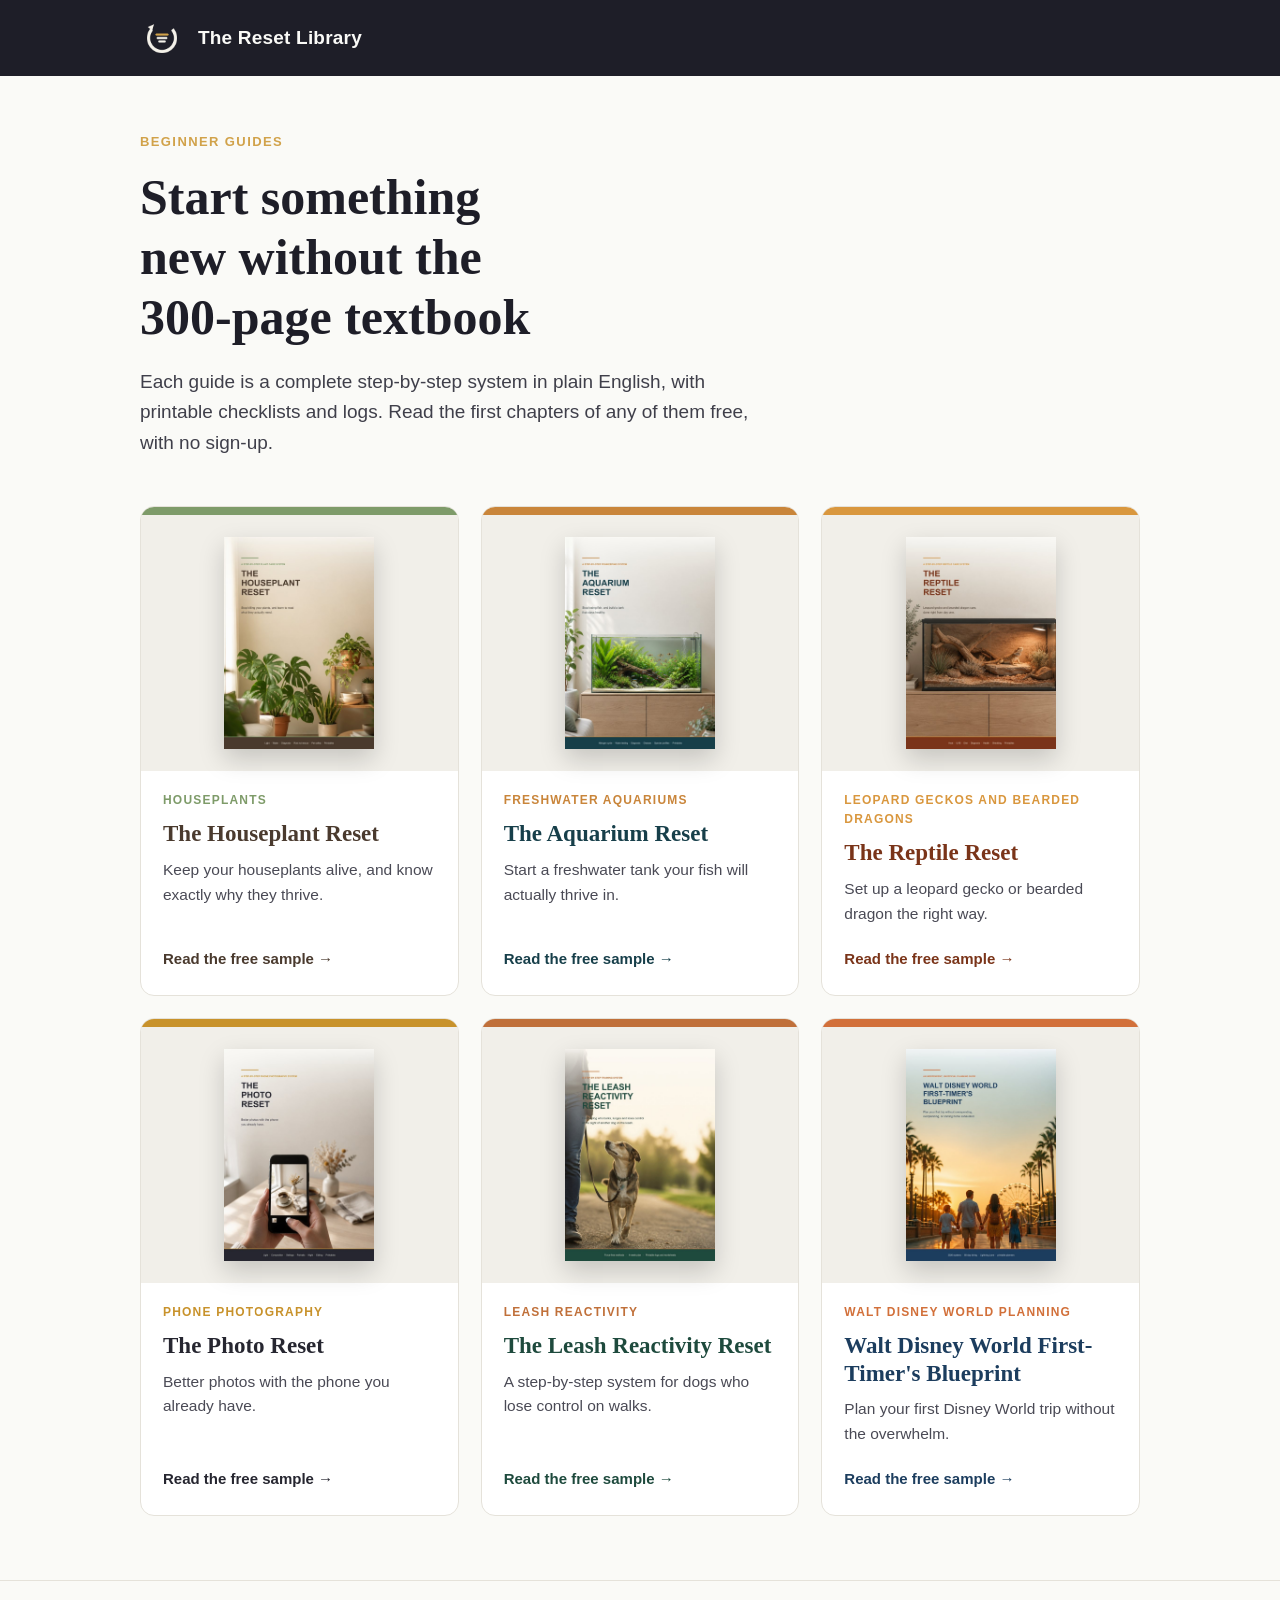
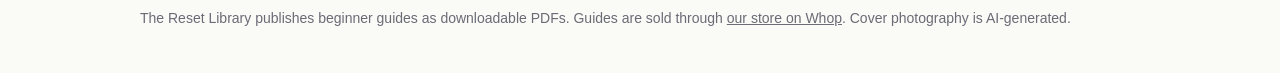
<file: index.html>
<!doctype html>
<html lang="en">
<head>
<meta charset="utf-8">
<meta name="viewport" content="width=device-width, initial-scale=1">
<title>The Reset Library | Beginner guides you can actually follow</title>
<meta name="description" content="Clear, step-by-step beginner guides with printable checklists. Read a free sample of every guide, no sign-up needed.">
<meta name="p:domain_verify" content="7648245873a1d804a1570c8e274960f1">
<meta property="og:type" content="website">
<meta property="og:site_name" content="The Reset Library">
<meta property="og:title" content="The Reset Library | Beginner guides you can actually follow">
<meta property="og:description" content="Clear, step-by-step beginner guides with printable checklists. Read a free sample of every guide, no sign-up needed.">
<meta property="og:image" content="https://theresetlibraryco.github.io/logo.png">
<link rel="icon" href="logo.png">
<link rel="stylesheet" href="style.css">
</head>
<body>
<header class="site"><div class="wrap">
<a href="./"><img src="logo.png" alt="" width="44" height="44"></a>
<a href="./">The Reset Library</a>
</div></header>
<main class="wrap">
<section class="hero">
<p class="eyebrow">Beginner guides</p>
<h1>Start something new without the 300-page textbook</h1>
<p class="lede">Each guide is a complete step-by-step system in plain English, with printable
checklists and logs. Read the first chapters of any of them free, with no sign-up.</p>
</section>
<section class="grid">
<a class="card" href="houseplants.html">
<div class="top" style="background:#7E9B69"></div>
<div class="cov"><img src="cover-houseplants.jpg" alt="The Houseplant Reset cover" loading="lazy"></div>
<div class="body">
<div class="topic" style="color:#7E9B69">Houseplants</div>
<h2 style="color:#4A3A2E">The Houseplant Reset</h2>
<p>Keep your houseplants alive, and know exactly why they thrive.</p>
<div class="more" style="color:#4A3A2E">Read the free sample &rarr;</div>
</div></a>
<a class="card" href="aquariums.html">
<div class="top" style="background:#C9853A"></div>
<div class="cov"><img src="cover-aquariums.jpg" alt="The Aquarium Reset cover" loading="lazy"></div>
<div class="body">
<div class="topic" style="color:#C9853A">Freshwater aquariums</div>
<h2 style="color:#173F4A">The Aquarium Reset</h2>
<p>Start a freshwater tank your fish will actually thrive in.</p>
<div class="more" style="color:#173F4A">Read the free sample &rarr;</div>
</div></a>
<a class="card" href="reptiles.html">
<div class="top" style="background:#D9973E"></div>
<div class="cov"><img src="cover-reptiles.jpg" alt="The Reptile Reset cover" loading="lazy"></div>
<div class="body">
<div class="topic" style="color:#D9973E">Leopard geckos and bearded dragons</div>
<h2 style="color:#7A3419">The Reptile Reset</h2>
<p>Set up a leopard gecko or bearded dragon the right way.</p>
<div class="more" style="color:#7A3419">Read the free sample &rarr;</div>
</div></a>
<a class="card" href="phone-photography.html">
<div class="top" style="background:#C8922B"></div>
<div class="cov"><img src="cover-phone-photography.jpg" alt="The Photo Reset cover" loading="lazy"></div>
<div class="body">
<div class="topic" style="color:#C8922B">Phone photography</div>
<h2 style="color:#262630">The Photo Reset</h2>
<p>Better photos with the phone you already have.</p>
<div class="more" style="color:#262630">Read the free sample &rarr;</div>
</div></a>
<a class="card" href="reactive-dogs.html">
<div class="top" style="background:#C0703A"></div>
<div class="cov"><img src="cover-reactive-dogs.jpg" alt="The Leash Reactivity Reset cover" loading="lazy"></div>
<div class="body">
<div class="topic" style="color:#C0703A">Leash reactivity</div>
<h2 style="color:#1E4A3D">The Leash Reactivity Reset</h2>
<p>A step-by-step system for dogs who lose control on walks.</p>
<div class="more" style="color:#1E4A3D">Read the free sample &rarr;</div>
</div></a>
<a class="card" href="disney-world.html">
<div class="top" style="background:#D2703A"></div>
<div class="cov"><img src="cover-disney-world.jpg" alt="Walt Disney World First-Timer&#x27;s Blueprint cover" loading="lazy"></div>
<div class="body">
<div class="topic" style="color:#D2703A">Walt Disney World planning</div>
<h2 style="color:#1C3D5E">Walt Disney World First-Timer&#x27;s Blueprint</h2>
<p>Plan your first Disney World trip without the overwhelm.</p>
<div class="more" style="color:#1C3D5E">Read the free sample &rarr;</div>
</div></a>
</section>
</main>
<footer><div class="wrap">
The Reset Library publishes beginner guides as downloadable PDFs. Guides are sold through
<a href="https://whop.com/the-reset-library-6957/">our store on Whop</a>. Cover photography is AI-generated.
</div></footer>
</body>
</html>
</file>
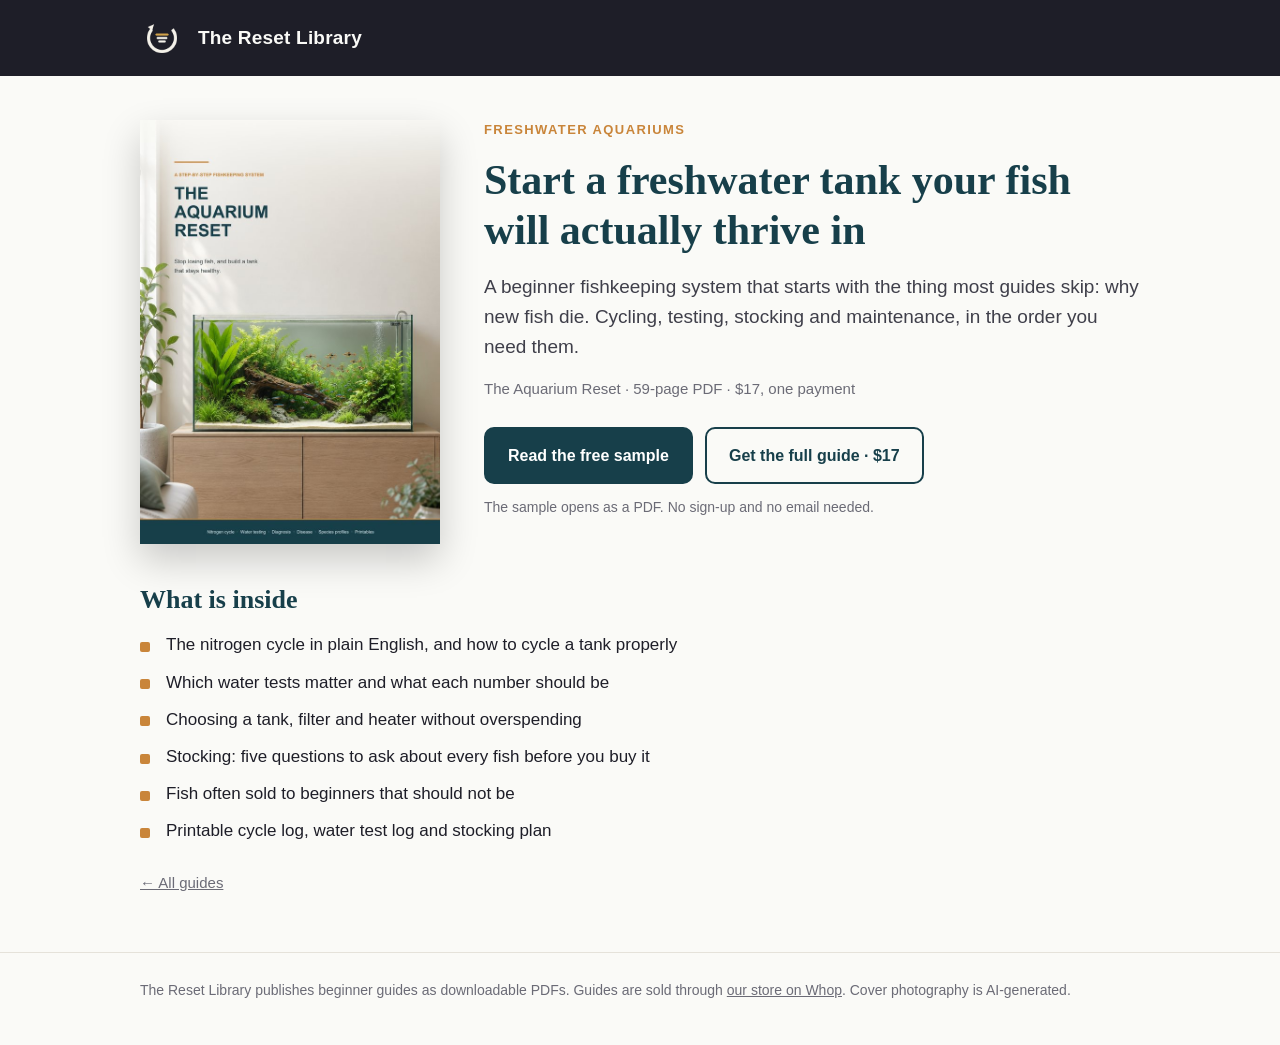
<file: aquariums.html>
<!doctype html>
<html lang="en">
<head>
<meta charset="utf-8">
<meta name="viewport" content="width=device-width, initial-scale=1">
<title>The Aquarium Reset | The Reset Library</title>
<meta name="description" content="A beginner fishkeeping system that starts with the thing most guides skip: why new fish die. Cycling, testing, stocking and maintenance, in the order you need them.">
<meta name="p:domain_verify" content="7648245873a1d804a1570c8e274960f1">
<meta property="og:type" content="website">
<meta property="og:site_name" content="The Reset Library">
<meta property="og:title" content="The Aquarium Reset | The Reset Library">
<meta property="og:description" content="A beginner fishkeeping system that starts with the thing most guides skip: why new fish die. Cycling, testing, stocking and maintenance, in the order you need them.">
<meta property="og:image" content="https://theresetlibraryco.github.io/cover-aquariums.jpg">
<link rel="icon" href="logo.png">
<link rel="stylesheet" href="style.css">
</head>
<body>
<header class="site"><div class="wrap">
<a href="./"><img src="logo.png" alt="" width="44" height="44"></a>
<a href="./">The Reset Library</a>
</div></header>
<style>section.inside li:before{background:#C9853A}</style>
<main class="wrap">
<div class="guide">
<div class="cov"><img src="cover-aquariums.jpg" alt="The Aquarium Reset cover"></div>
<div>
<p class="eyebrow" style="color:#C9853A">Freshwater aquariums</p>
<h1 style="color:#173F4A">Start a freshwater tank your fish will actually thrive in</h1>
<p class="sub">A beginner fishkeeping system that starts with the thing most guides skip: why new fish die. Cycling, testing, stocking and maintenance, in the order you need them.</p>
<p class="meta">The Aquarium Reset &middot; 59-page PDF &middot; $17, one payment</p>
<div class="btns">
<a class="btn primary" style="background:#173F4A;border-color:#173F4A" href="aquariums-free-sample.pdf">Read the free sample</a>
<a class="btn ghost" style="color:#173F4A;border-color:#173F4A" href="https://whop.com/the-reset-library-6957/products/the-aquarium-reset/" rel="noopener">Get the full guide &middot; $17</a>
</div>
<p class="fine">The sample opens as a PDF. No sign-up and no email needed.</p>
</div>
</div>
<section class="inside">
<h2 style="color:#173F4A">What is inside</h2>
<ul>
<li>The nitrogen cycle in plain English, and how to cycle a tank properly</li>
<li>Which water tests matter and what each number should be</li>
<li>Choosing a tank, filter and heater without overspending</li>
<li>Stocking: five questions to ask about every fish before you buy it</li>
<li>Fish often sold to beginners that should not be</li>
<li>Printable cycle log, water test log and stocking plan</li>
</ul>

<a class="back" href="./">&larr; All guides</a>
</section>
</main>
<footer><div class="wrap">
The Reset Library publishes beginner guides as downloadable PDFs. Guides are sold through
<a href="https://whop.com/the-reset-library-6957/">our store on Whop</a>. Cover photography is AI-generated.
</div></footer>
</body>
</html>
</file>
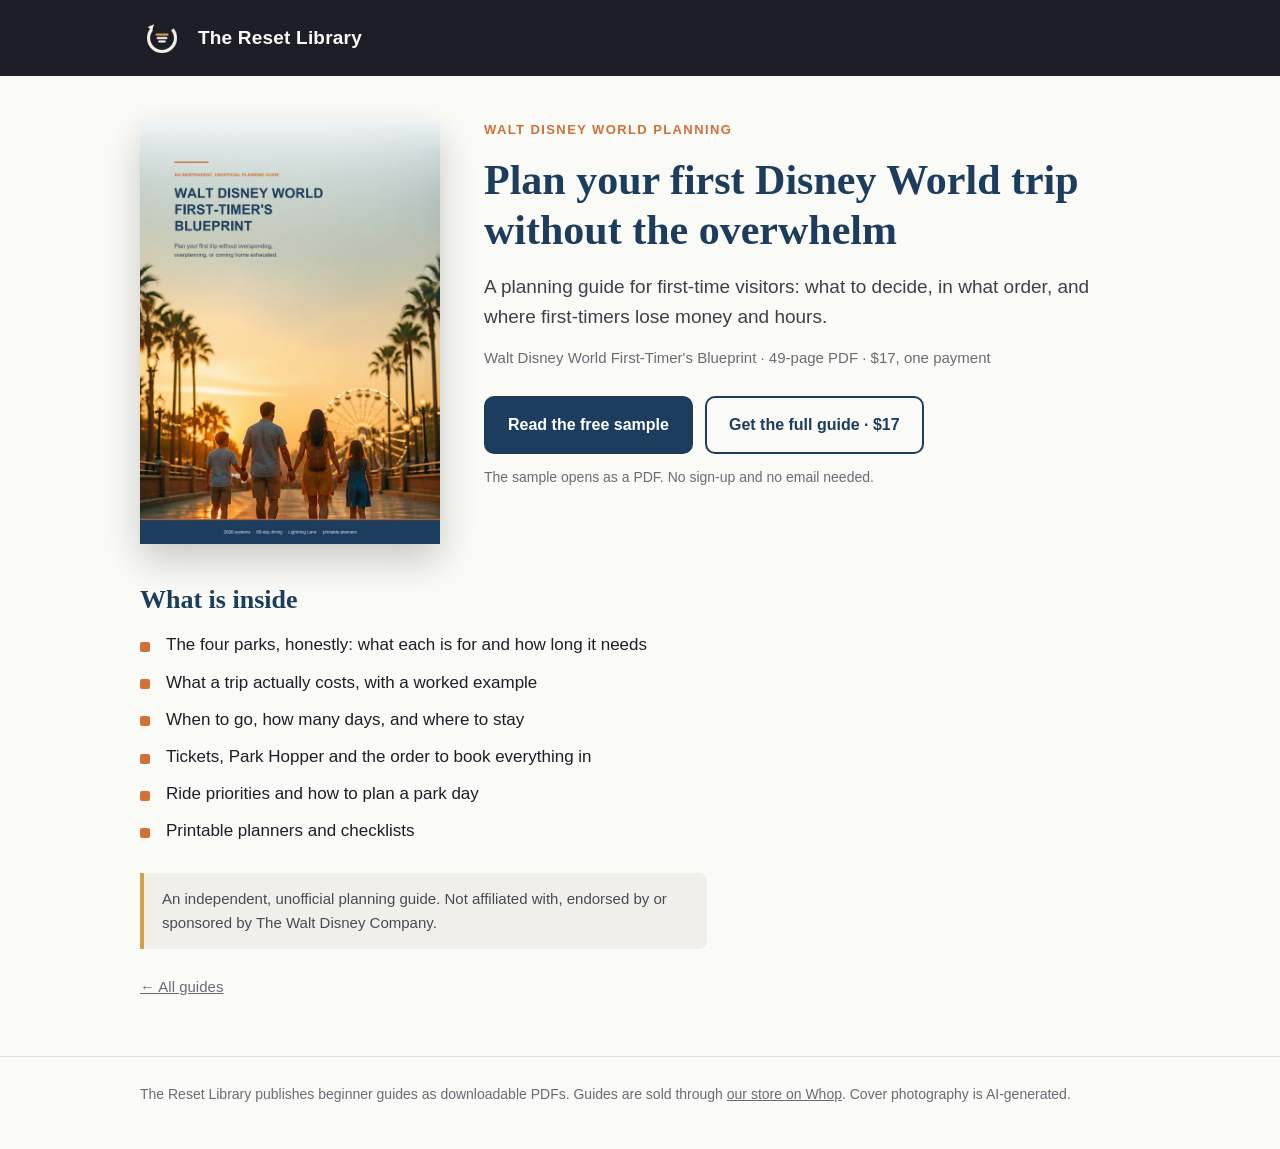
<file: disney-world.html>
<!doctype html>
<html lang="en">
<head>
<meta charset="utf-8">
<meta name="viewport" content="width=device-width, initial-scale=1">
<title>Walt Disney World First-Timer&#x27;s Blueprint | The Reset Library</title>
<meta name="description" content="A planning guide for first-time visitors: what to decide, in what order, and where first-timers lose money and hours.">
<meta name="p:domain_verify" content="7648245873a1d804a1570c8e274960f1">
<meta property="og:type" content="website">
<meta property="og:site_name" content="The Reset Library">
<meta property="og:title" content="Walt Disney World First-Timer&#x27;s Blueprint | The Reset Library">
<meta property="og:description" content="A planning guide for first-time visitors: what to decide, in what order, and where first-timers lose money and hours.">
<meta property="og:image" content="https://theresetlibraryco.github.io/cover-disney-world.jpg">
<link rel="icon" href="logo.png">
<link rel="stylesheet" href="style.css">
</head>
<body>
<header class="site"><div class="wrap">
<a href="./"><img src="logo.png" alt="" width="44" height="44"></a>
<a href="./">The Reset Library</a>
</div></header>
<style>section.inside li:before{background:#D2703A}</style>
<main class="wrap">
<div class="guide">
<div class="cov"><img src="cover-disney-world.jpg" alt="Walt Disney World First-Timer&#x27;s Blueprint cover"></div>
<div>
<p class="eyebrow" style="color:#D2703A">Walt Disney World planning</p>
<h1 style="color:#1C3D5E">Plan your first Disney World trip without the overwhelm</h1>
<p class="sub">A planning guide for first-time visitors: what to decide, in what order, and where first-timers lose money and hours.</p>
<p class="meta">Walt Disney World First-Timer&#x27;s Blueprint &middot; 49-page PDF &middot; $17, one payment</p>
<div class="btns">
<a class="btn primary" style="background:#1C3D5E;border-color:#1C3D5E" href="disney-world-free-sample.pdf">Read the free sample</a>
<a class="btn ghost" style="color:#1C3D5E;border-color:#1C3D5E" href="https://whop.com/the-reset-library-6957/products/walt-disney-world-first-timer-s-blueprint/" rel="noopener">Get the full guide &middot; $17</a>
</div>
<p class="fine">The sample opens as a PDF. No sign-up and no email needed.</p>
</div>
</div>
<section class="inside">
<h2 style="color:#1C3D5E">What is inside</h2>
<ul>
<li>The four parks, honestly: what each is for and how long it needs</li>
<li>What a trip actually costs, with a worked example</li>
<li>When to go, how many days, and where to stay</li>
<li>Tickets, Park Hopper and the order to book everything in</li>
<li>Ride priorities and how to plan a park day</li>
<li>Printable planners and checklists</li>
</ul>
<p class="note">An independent, unofficial planning guide. Not affiliated with, endorsed by or sponsored by The Walt Disney Company.</p>
<a class="back" href="./">&larr; All guides</a>
</section>
</main>
<footer><div class="wrap">
The Reset Library publishes beginner guides as downloadable PDFs. Guides are sold through
<a href="https://whop.com/the-reset-library-6957/">our store on Whop</a>. Cover photography is AI-generated.
</div></footer>
</body>
</html>
</file>
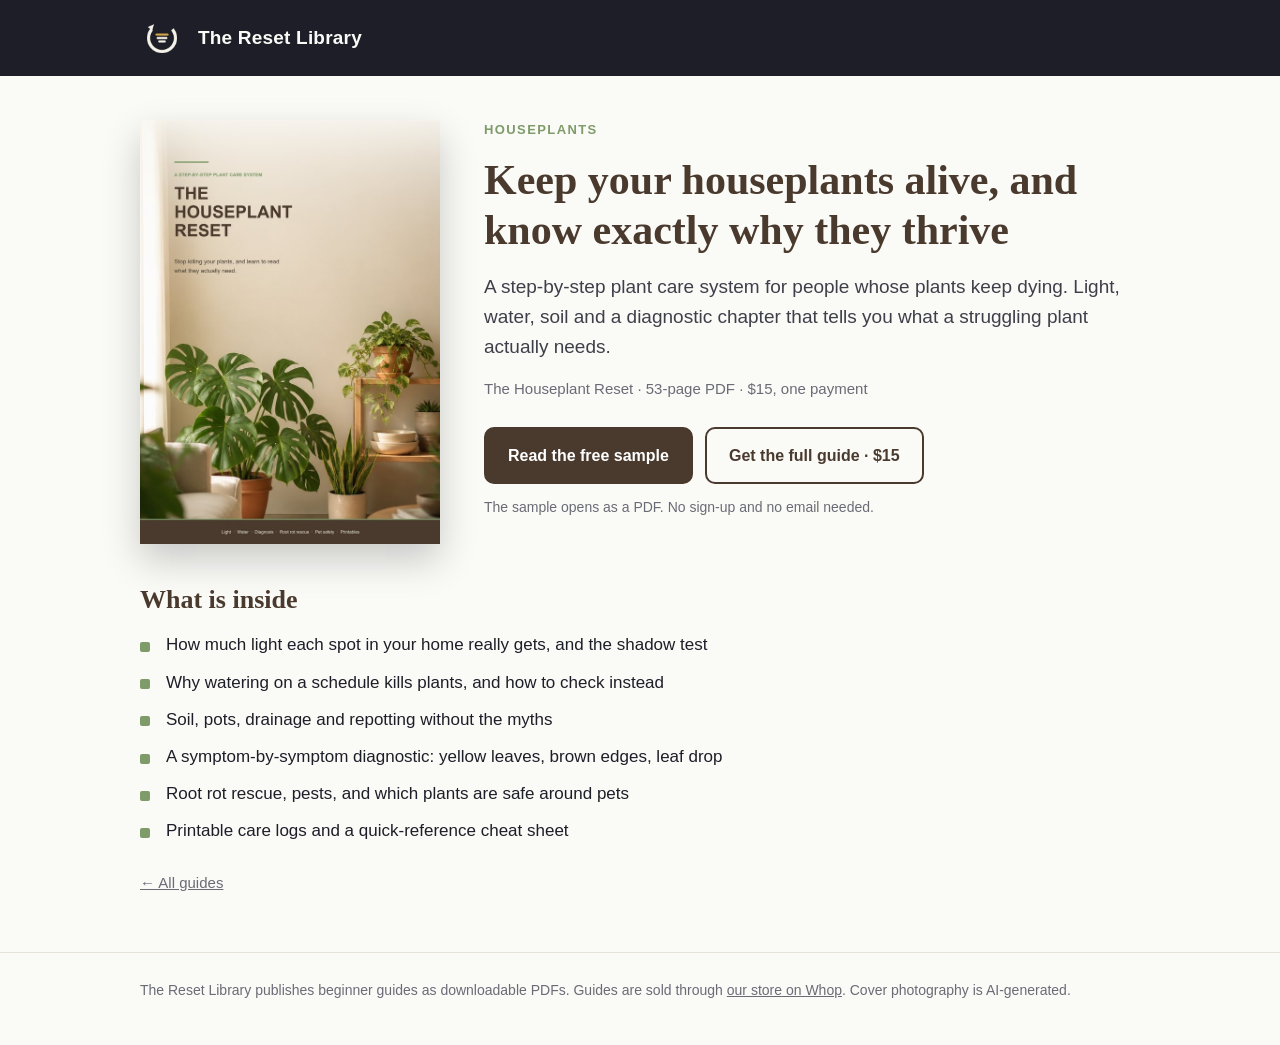
<file: houseplants.html>
<!doctype html>
<html lang="en">
<head>
<meta charset="utf-8">
<meta name="viewport" content="width=device-width, initial-scale=1">
<title>The Houseplant Reset | The Reset Library</title>
<meta name="description" content="A step-by-step plant care system for people whose plants keep dying. Light, water, soil and a diagnostic chapter that tells you what a struggling plant actually needs.">
<meta name="p:domain_verify" content="7648245873a1d804a1570c8e274960f1">
<meta property="og:type" content="website">
<meta property="og:site_name" content="The Reset Library">
<meta property="og:title" content="The Houseplant Reset | The Reset Library">
<meta property="og:description" content="A step-by-step plant care system for people whose plants keep dying. Light, water, soil and a diagnostic chapter that tells you what a struggling plant actually needs.">
<meta property="og:image" content="https://theresetlibraryco.github.io/cover-houseplants.jpg">
<link rel="icon" href="logo.png">
<link rel="stylesheet" href="style.css">
</head>
<body>
<header class="site"><div class="wrap">
<a href="./"><img src="logo.png" alt="" width="44" height="44"></a>
<a href="./">The Reset Library</a>
</div></header>
<style>section.inside li:before{background:#7E9B69}</style>
<main class="wrap">
<div class="guide">
<div class="cov"><img src="cover-houseplants.jpg" alt="The Houseplant Reset cover"></div>
<div>
<p class="eyebrow" style="color:#7E9B69">Houseplants</p>
<h1 style="color:#4A3A2E">Keep your houseplants alive, and know exactly why they thrive</h1>
<p class="sub">A step-by-step plant care system for people whose plants keep dying. Light, water, soil and a diagnostic chapter that tells you what a struggling plant actually needs.</p>
<p class="meta">The Houseplant Reset &middot; 53-page PDF &middot; $15, one payment</p>
<div class="btns">
<a class="btn primary" style="background:#4A3A2E;border-color:#4A3A2E" href="houseplants-free-sample.pdf">Read the free sample</a>
<a class="btn ghost" style="color:#4A3A2E;border-color:#4A3A2E" href="https://whop.com/the-reset-library-6957/products/the-houseplant-reset/" rel="noopener">Get the full guide &middot; $15</a>
</div>
<p class="fine">The sample opens as a PDF. No sign-up and no email needed.</p>
</div>
</div>
<section class="inside">
<h2 style="color:#4A3A2E">What is inside</h2>
<ul>
<li>How much light each spot in your home really gets, and the shadow test</li>
<li>Why watering on a schedule kills plants, and how to check instead</li>
<li>Soil, pots, drainage and repotting without the myths</li>
<li>A symptom-by-symptom diagnostic: yellow leaves, brown edges, leaf drop</li>
<li>Root rot rescue, pests, and which plants are safe around pets</li>
<li>Printable care logs and a quick-reference cheat sheet</li>
</ul>

<a class="back" href="./">&larr; All guides</a>
</section>
</main>
<footer><div class="wrap">
The Reset Library publishes beginner guides as downloadable PDFs. Guides are sold through
<a href="https://whop.com/the-reset-library-6957/">our store on Whop</a>. Cover photography is AI-generated.
</div></footer>
</body>
</html>
</file>
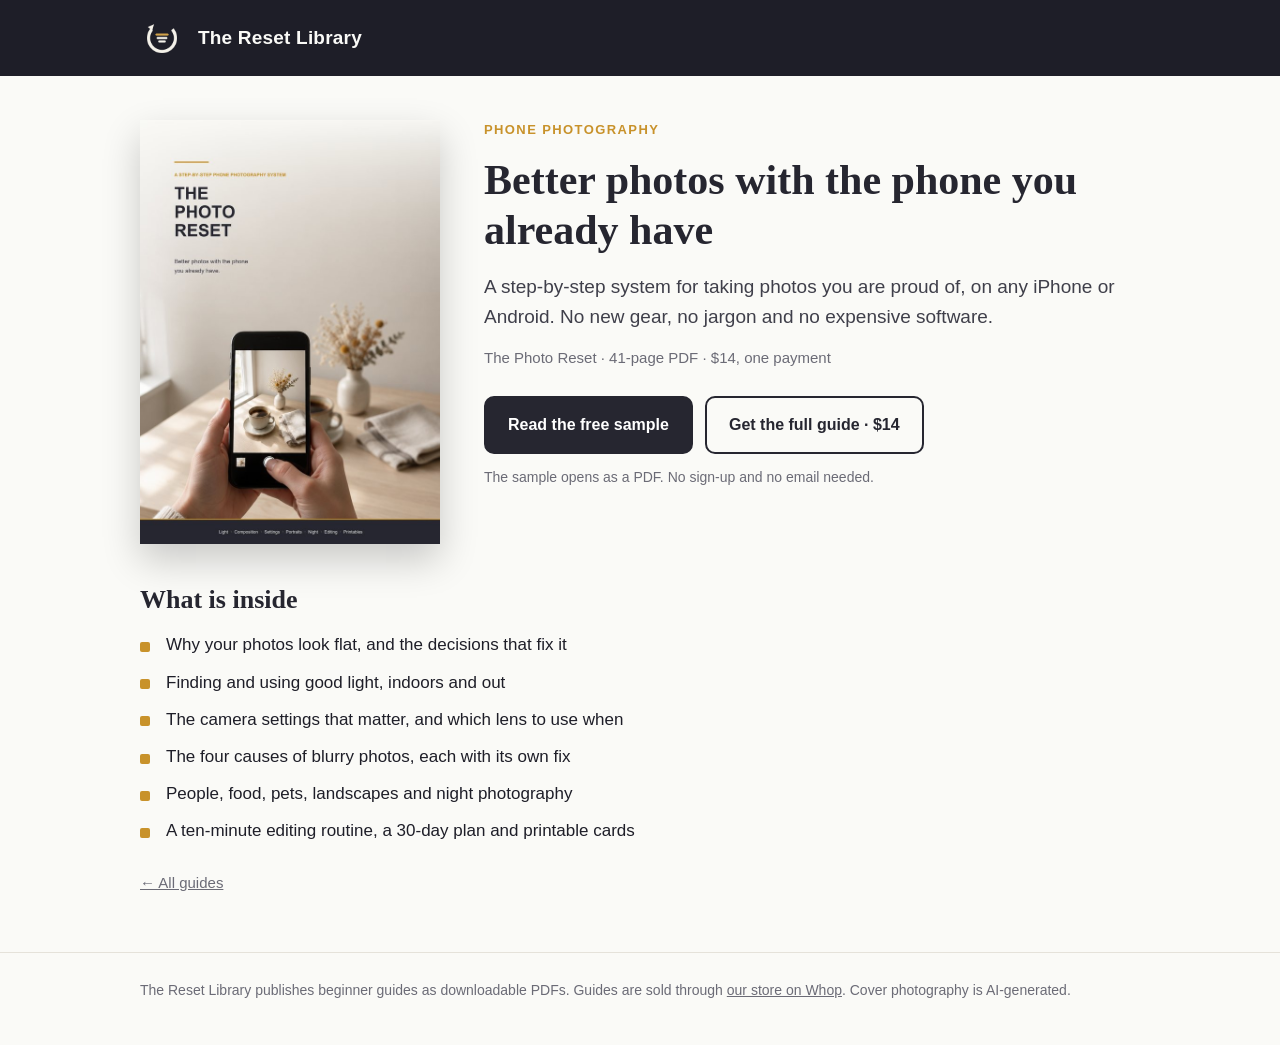
<file: phone-photography.html>
<!doctype html>
<html lang="en">
<head>
<meta charset="utf-8">
<meta name="viewport" content="width=device-width, initial-scale=1">
<title>The Photo Reset | The Reset Library</title>
<meta name="description" content="A step-by-step system for taking photos you are proud of, on any iPhone or Android. No new gear, no jargon and no expensive software.">
<meta name="p:domain_verify" content="7648245873a1d804a1570c8e274960f1">
<meta property="og:type" content="website">
<meta property="og:site_name" content="The Reset Library">
<meta property="og:title" content="The Photo Reset | The Reset Library">
<meta property="og:description" content="A step-by-step system for taking photos you are proud of, on any iPhone or Android. No new gear, no jargon and no expensive software.">
<meta property="og:image" content="https://theresetlibraryco.github.io/cover-phone-photography.jpg">
<link rel="icon" href="logo.png">
<link rel="stylesheet" href="style.css">
</head>
<body>
<header class="site"><div class="wrap">
<a href="./"><img src="logo.png" alt="" width="44" height="44"></a>
<a href="./">The Reset Library</a>
</div></header>
<style>section.inside li:before{background:#C8922B}</style>
<main class="wrap">
<div class="guide">
<div class="cov"><img src="cover-phone-photography.jpg" alt="The Photo Reset cover"></div>
<div>
<p class="eyebrow" style="color:#C8922B">Phone photography</p>
<h1 style="color:#262630">Better photos with the phone you already have</h1>
<p class="sub">A step-by-step system for taking photos you are proud of, on any iPhone or Android. No new gear, no jargon and no expensive software.</p>
<p class="meta">The Photo Reset &middot; 41-page PDF &middot; $14, one payment</p>
<div class="btns">
<a class="btn primary" style="background:#262630;border-color:#262630" href="phone-photography-free-sample.pdf">Read the free sample</a>
<a class="btn ghost" style="color:#262630;border-color:#262630" href="https://whop.com/the-reset-library-6957/products/the-photo-reset/" rel="noopener">Get the full guide &middot; $14</a>
</div>
<p class="fine">The sample opens as a PDF. No sign-up and no email needed.</p>
</div>
</div>
<section class="inside">
<h2 style="color:#262630">What is inside</h2>
<ul>
<li>Why your photos look flat, and the decisions that fix it</li>
<li>Finding and using good light, indoors and out</li>
<li>The camera settings that matter, and which lens to use when</li>
<li>The four causes of blurry photos, each with its own fix</li>
<li>People, food, pets, landscapes and night photography</li>
<li>A ten-minute editing routine, a 30-day plan and printable cards</li>
</ul>

<a class="back" href="./">&larr; All guides</a>
</section>
</main>
<footer><div class="wrap">
The Reset Library publishes beginner guides as downloadable PDFs. Guides are sold through
<a href="https://whop.com/the-reset-library-6957/">our store on Whop</a>. Cover photography is AI-generated.
</div></footer>
</body>
</html>
</file>
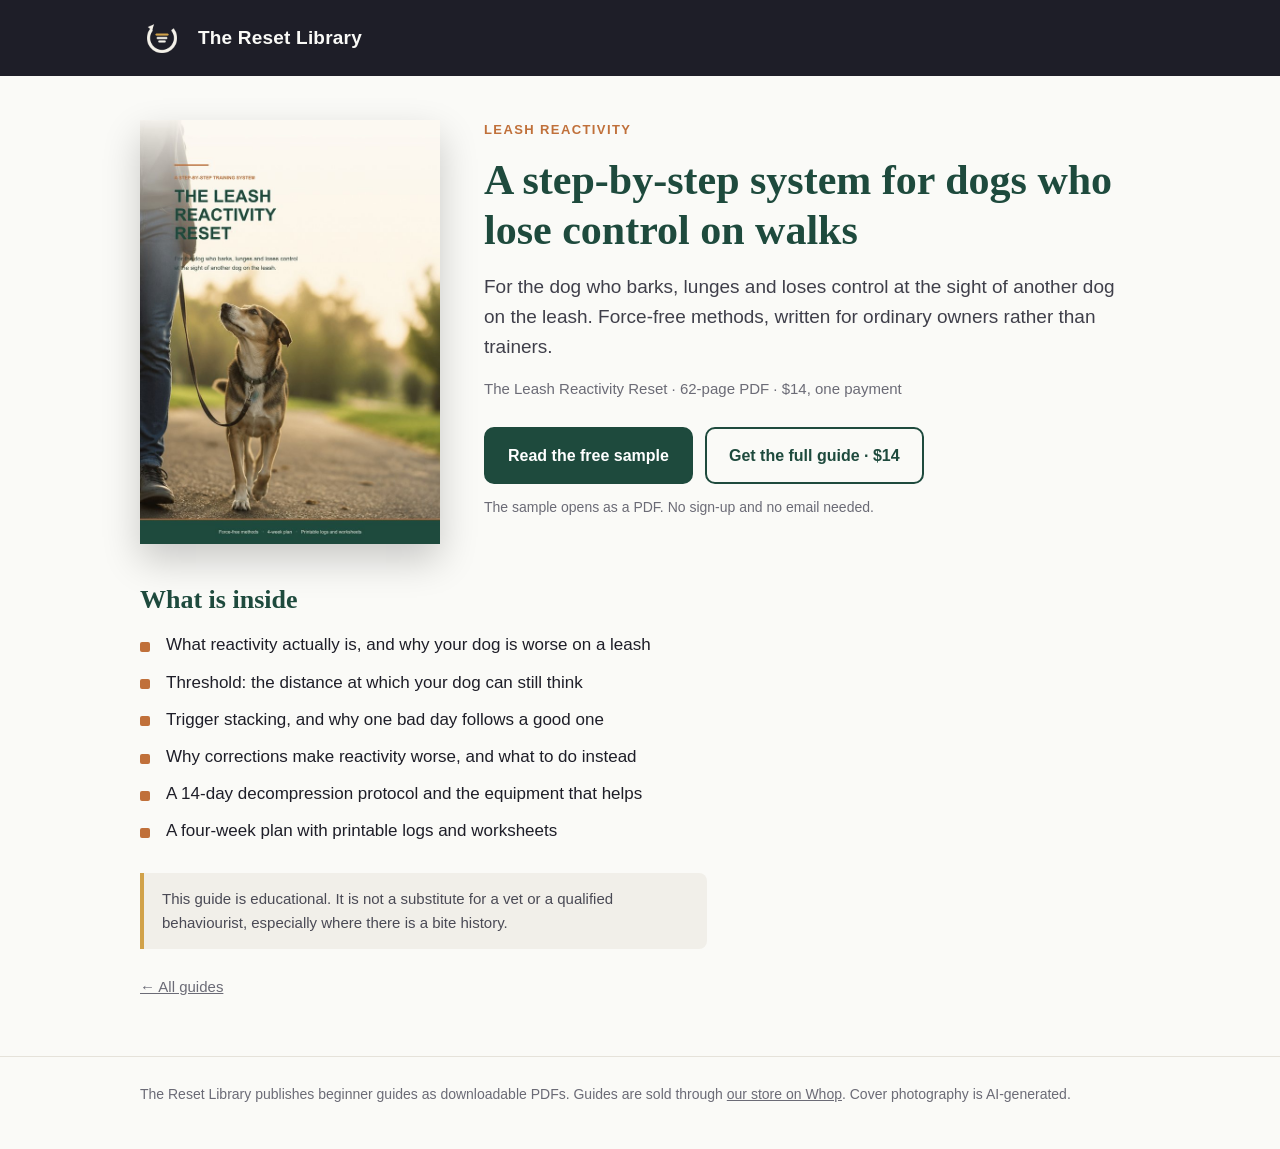
<file: reactive-dogs.html>
<!doctype html>
<html lang="en">
<head>
<meta charset="utf-8">
<meta name="viewport" content="width=device-width, initial-scale=1">
<title>The Leash Reactivity Reset | The Reset Library</title>
<meta name="description" content="For the dog who barks, lunges and loses control at the sight of another dog on the leash. Force-free methods, written for ordinary owners rather than trainers.">
<meta name="p:domain_verify" content="7648245873a1d804a1570c8e274960f1">
<meta property="og:type" content="website">
<meta property="og:site_name" content="The Reset Library">
<meta property="og:title" content="The Leash Reactivity Reset | The Reset Library">
<meta property="og:description" content="For the dog who barks, lunges and loses control at the sight of another dog on the leash. Force-free methods, written for ordinary owners rather than trainers.">
<meta property="og:image" content="https://theresetlibraryco.github.io/cover-reactive-dogs.jpg">
<link rel="icon" href="logo.png">
<link rel="stylesheet" href="style.css">
</head>
<body>
<header class="site"><div class="wrap">
<a href="./"><img src="logo.png" alt="" width="44" height="44"></a>
<a href="./">The Reset Library</a>
</div></header>
<style>section.inside li:before{background:#C0703A}</style>
<main class="wrap">
<div class="guide">
<div class="cov"><img src="cover-reactive-dogs.jpg" alt="The Leash Reactivity Reset cover"></div>
<div>
<p class="eyebrow" style="color:#C0703A">Leash reactivity</p>
<h1 style="color:#1E4A3D">A step-by-step system for dogs who lose control on walks</h1>
<p class="sub">For the dog who barks, lunges and loses control at the sight of another dog on the leash. Force-free methods, written for ordinary owners rather than trainers.</p>
<p class="meta">The Leash Reactivity Reset &middot; 62-page PDF &middot; $14, one payment</p>
<div class="btns">
<a class="btn primary" style="background:#1E4A3D;border-color:#1E4A3D" href="reactive-dogs-free-sample.pdf">Read the free sample</a>
<a class="btn ghost" style="color:#1E4A3D;border-color:#1E4A3D" href="https://whop.com/the-reset-library-6957/products/the-leash-reactivity-reset/" rel="noopener">Get the full guide &middot; $14</a>
</div>
<p class="fine">The sample opens as a PDF. No sign-up and no email needed.</p>
</div>
</div>
<section class="inside">
<h2 style="color:#1E4A3D">What is inside</h2>
<ul>
<li>What reactivity actually is, and why your dog is worse on a leash</li>
<li>Threshold: the distance at which your dog can still think</li>
<li>Trigger stacking, and why one bad day follows a good one</li>
<li>Why corrections make reactivity worse, and what to do instead</li>
<li>A 14-day decompression protocol and the equipment that helps</li>
<li>A four-week plan with printable logs and worksheets</li>
</ul>
<p class="note">This guide is educational. It is not a substitute for a vet or a qualified behaviourist, especially where there is a bite history.</p>
<a class="back" href="./">&larr; All guides</a>
</section>
</main>
<footer><div class="wrap">
The Reset Library publishes beginner guides as downloadable PDFs. Guides are sold through
<a href="https://whop.com/the-reset-library-6957/">our store on Whop</a>. Cover photography is AI-generated.
</div></footer>
</body>
</html>
</file>
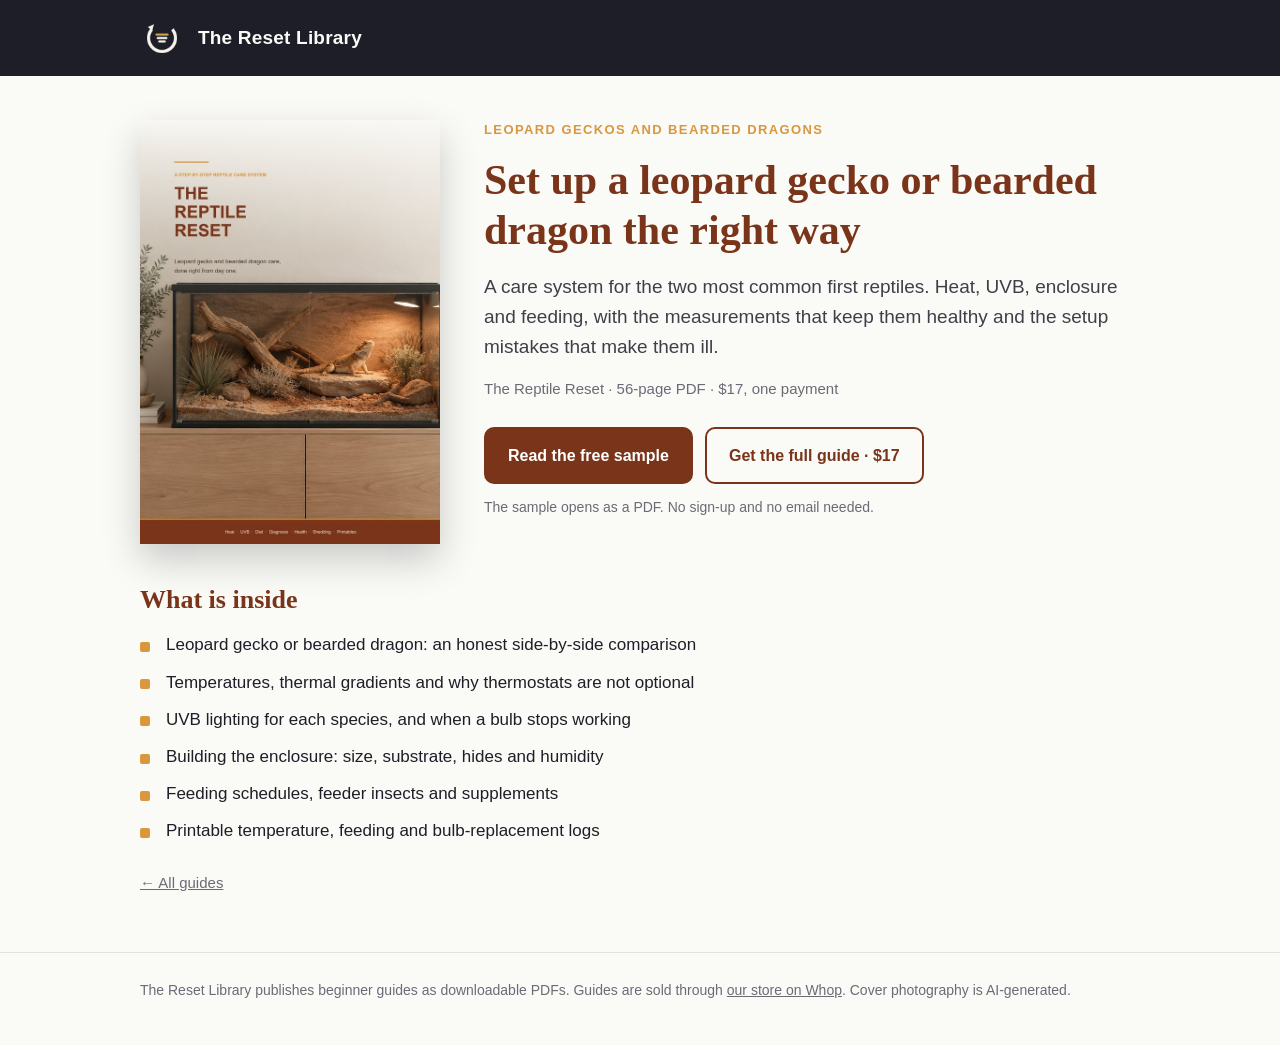
<file: reptiles.html>
<!doctype html>
<html lang="en">
<head>
<meta charset="utf-8">
<meta name="viewport" content="width=device-width, initial-scale=1">
<title>The Reptile Reset | The Reset Library</title>
<meta name="description" content="A care system for the two most common first reptiles. Heat, UVB, enclosure and feeding, with the measurements that keep them healthy and the setup mistakes that make them ill.">
<meta name="p:domain_verify" content="7648245873a1d804a1570c8e274960f1">
<meta property="og:type" content="website">
<meta property="og:site_name" content="The Reset Library">
<meta property="og:title" content="The Reptile Reset | The Reset Library">
<meta property="og:description" content="A care system for the two most common first reptiles. Heat, UVB, enclosure and feeding, with the measurements that keep them healthy and the setup mistakes that make them ill.">
<meta property="og:image" content="https://theresetlibraryco.github.io/cover-reptiles.jpg">
<link rel="icon" href="logo.png">
<link rel="stylesheet" href="style.css">
</head>
<body>
<header class="site"><div class="wrap">
<a href="./"><img src="logo.png" alt="" width="44" height="44"></a>
<a href="./">The Reset Library</a>
</div></header>
<style>section.inside li:before{background:#D9973E}</style>
<main class="wrap">
<div class="guide">
<div class="cov"><img src="cover-reptiles.jpg" alt="The Reptile Reset cover"></div>
<div>
<p class="eyebrow" style="color:#D9973E">Leopard geckos and bearded dragons</p>
<h1 style="color:#7A3419">Set up a leopard gecko or bearded dragon the right way</h1>
<p class="sub">A care system for the two most common first reptiles. Heat, UVB, enclosure and feeding, with the measurements that keep them healthy and the setup mistakes that make them ill.</p>
<p class="meta">The Reptile Reset &middot; 56-page PDF &middot; $17, one payment</p>
<div class="btns">
<a class="btn primary" style="background:#7A3419;border-color:#7A3419" href="reptiles-free-sample.pdf">Read the free sample</a>
<a class="btn ghost" style="color:#7A3419;border-color:#7A3419" href="https://whop.com/the-reset-library-6957/products/the-reptile-reset/" rel="noopener">Get the full guide &middot; $17</a>
</div>
<p class="fine">The sample opens as a PDF. No sign-up and no email needed.</p>
</div>
</div>
<section class="inside">
<h2 style="color:#7A3419">What is inside</h2>
<ul>
<li>Leopard gecko or bearded dragon: an honest side-by-side comparison</li>
<li>Temperatures, thermal gradients and why thermostats are not optional</li>
<li>UVB lighting for each species, and when a bulb stops working</li>
<li>Building the enclosure: size, substrate, hides and humidity</li>
<li>Feeding schedules, feeder insects and supplements</li>
<li>Printable temperature, feeding and bulb-replacement logs</li>
</ul>

<a class="back" href="./">&larr; All guides</a>
</section>
</main>
<footer><div class="wrap">
The Reset Library publishes beginner guides as downloadable PDFs. Guides are sold through
<a href="https://whop.com/the-reset-library-6957/">our store on Whop</a>. Cover photography is AI-generated.
</div></footer>
</body>
</html>
</file>
<file: style.css>
:root{--ink:#1E1E28;--cream:#FAFAF7;--paper:#FFFFFF;--muted:#6B6B76;--rule:#E5E2DA;--gold:#D1A24A}
*{box-sizing:border-box}
html{-webkit-text-size-adjust:100%}
body{margin:0;background:var(--cream);color:var(--ink);
  font-family:-apple-system,BlinkMacSystemFont,"Segoe UI",Roboto,Helvetica,Arial,sans-serif;
  font-size:17px;line-height:1.6}
a{color:inherit}
.wrap{max-width:1040px;margin:0 auto;padding:0 20px}
header.site{background:var(--ink);color:var(--cream)}
header.site .wrap{display:flex;align-items:center;gap:14px;padding-top:16px;padding-bottom:16px}
header.site img{width:44px;height:44px;border-radius:10px;display:block}
header.site a{color:var(--cream);text-decoration:none;font-weight:700;font-size:19px;letter-spacing:.2px}
h1,h2,h3{font-family:Georgia,"Times New Roman",serif;line-height:1.2;margin:0}
.hero{padding:56px 0 40px}
.eyebrow{font-size:13px;font-weight:700;letter-spacing:1.4px;text-transform:uppercase;color:var(--gold);margin:0 0 14px}
.hero h1{font-size:clamp(32px,5vw,50px);max-width:17ch}
.hero p.lede{font-size:19px;color:#3F3F4A;max-width:58ch;margin:20px 0 0}
.grid{display:grid;grid-template-columns:repeat(auto-fill,minmax(290px,1fr));gap:22px;padding:8px 0 64px}
.card{background:var(--paper);border:1px solid var(--rule);border-radius:14px;overflow:hidden;
  display:flex;flex-direction:column;text-decoration:none}
.card .top{height:8px}
.card .cov{background:#F1EFE9;padding:22px;display:flex;justify-content:center}
.card .cov img{width:150px;height:auto;display:block;box-shadow:0 10px 24px rgba(0,0,0,.18)}
.card .body{padding:20px 22px 24px;display:flex;flex-direction:column;gap:10px;flex:1}
.card .topic{font-size:12px;font-weight:700;letter-spacing:1.2px;text-transform:uppercase}
.card h2{font-size:23px}
.card p{margin:0;color:#4A4A55;font-size:15.5px}
.card .more{margin-top:auto;padding-top:10px;font-weight:700;font-size:15px}
.guide{padding:44px 0 20px;display:grid;grid-template-columns:minmax(0,300px) minmax(0,1fr);gap:44px;align-items:start}
.guide .cov img{width:100%;height:auto;display:block;box-shadow:0 16px 36px rgba(0,0,0,.2)}
.guide h1{font-size:clamp(28px,4.2vw,42px)}
.guide .sub{font-size:19px;color:#3F3F4A;margin:16px 0 0}
.meta{color:var(--muted);font-size:15px;margin:14px 0 0}
.btns{display:flex;flex-wrap:wrap;gap:12px;margin:26px 0 0}
.btn{display:inline-block;padding:14px 22px;border-radius:10px;font-weight:700;text-decoration:none;font-size:16px;border:2px solid transparent}
.btn.primary{color:#fff}
.btn.ghost{background:transparent}
.fine{font-size:14px;color:var(--muted);margin:12px 0 0}
section.inside{padding:20px 0 56px}
section.inside h2{font-size:26px;margin:0 0 16px}
section.inside ul{margin:0;padding:0;list-style:none;display:grid;gap:10px;max-width:68ch}
section.inside li{padding-left:26px;position:relative}
section.inside li:before{content:"";position:absolute;left:0;top:.62em;width:10px;height:10px;border-radius:2px}
.note{background:#F1EFE9;border-left:4px solid var(--gold);padding:14px 18px;border-radius:0 8px 8px 0;
  font-size:15px;color:#4A4A55;margin:28px 0 0;max-width:68ch}
.back{display:inline-block;margin:26px 0 0;font-size:15px;color:var(--muted)}
footer{border-top:1px solid var(--rule);padding:26px 0 44px;color:var(--muted);font-size:14px}
footer a{color:var(--muted)}
@media (max-width:720px){
  .guide{grid-template-columns:1fr;gap:26px}
  .guide .cov{max-width:230px}
  .hero{padding:38px 0 26px}
}
</file>
